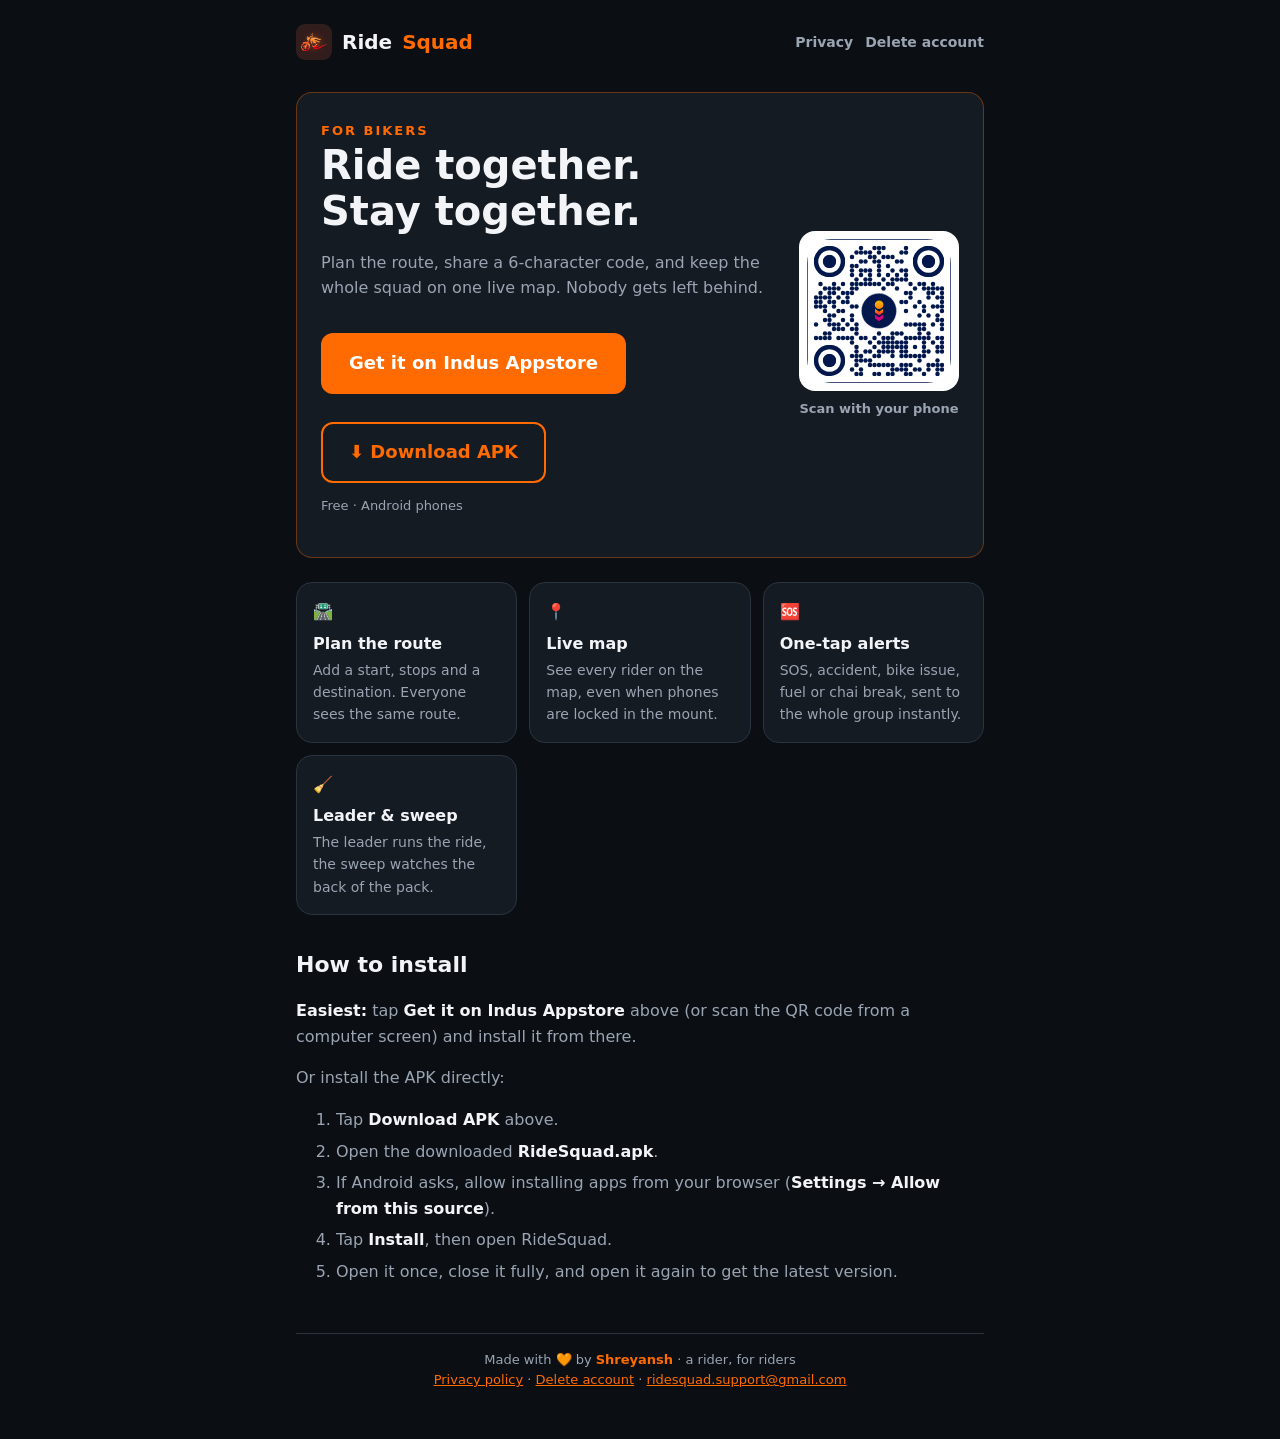
<file: index.html>
<!doctype html>
<html lang="en">
<head>
  <meta charset="utf-8">
  <meta name="viewport" content="width=device-width, initial-scale=1">
  <title>RideSquad</title>
  <meta name="description" content="Group rides for bikers: plan the route, share a code, and keep the whole squad on one live map.">
  <link rel="icon" href="icon.png">
  <link rel="stylesheet" href="style.css">
</head>
<body>
  <div class="wrap">
    <nav>
      <a class="brand" href="./"><img src="icon.png" alt="">Ride<span>Squad</span></a>
      <a class="link" href="privacy.html">Privacy</a>
      <a class="link" href="delete-account.html">Delete account</a>
    </nav>

    <section class="hero">
      <div class="hero-text">
      <div class="kicker">FOR BIKERS</div>
      <h1>Ride together.<br>Stay together.</h1>
      <p>Plan the route, share a 6-character code, and keep the whole squad on one live map. Nobody gets left behind.</p>
      <div class="ctas">
        <a class="btn" href="https://www.indusappstore.com/apps/auto-and-vehicles/ridesquad/com.ridesquad.app?page=details&amp;id=com.ridesquad.app">Get it on Indus Appstore</a>
        <a class="btn ghost" href="https://github.com/shreyanshgupta44/ridesquad/releases/latest/download/RideSquad.apk">⬇ Download APK</a>
      </div>
      <p class="small">Free · Android phones</p>
      </div>
      <a class="qr" href="https://indusapp.store/5z1x7blv">
        <img src="qr-indus.svg" width="160" height="160" alt="QR code to get RideSquad on Indus Appstore">
        <span>Scan with your phone</span>
      </a>
    </section>

    <div class="grid">
      <div class="card">🛣️<b>Plan the route</b><p>Add a start, stops and a destination. Everyone sees the same route.</p></div>
      <div class="card">📍<b>Live map</b><p>See every rider on the map, even when phones are locked in the mount.</p></div>
      <div class="card">🆘<b>One-tap alerts</b><p>SOS, accident, bike issue, fuel or chai break, sent to the whole group instantly.</p></div>
      <div class="card">🧹<b>Leader &amp; sweep</b><p>The leader runs the ride, the sweep watches the back of the pack.</p></div>
    </div>

    <h2>How to install</h2>
    <p><strong>Easiest:</strong> tap <strong>Get it on Indus Appstore</strong> above (or scan the QR code from a computer screen) and install it from there.</p>
    <p>Or install the APK directly:</p>
    <ol>
      <li>Tap <strong>Download APK</strong> above.</li>
      <li>Open the downloaded <strong>RideSquad.apk</strong>.</li>
      <li>If Android asks, allow installing apps from your browser (<strong>Settings → Allow from this source</strong>).</li>
      <li>Tap <strong>Install</strong>, then open RideSquad.</li>
      <li>Open it once, close it fully, and open it again to get the latest version.</li>
    </ol>

    <footer>
      Made with 🧡 by <b>Shreyansh</b> · a rider, for riders<br>
      <a href="privacy.html">Privacy policy</a> · <a href="delete-account.html">Delete account</a> ·
      <a href="mailto:ridesquad.support@gmail.com">ridesquad.support@gmail.com</a>
    </footer>
  </div>
</body>
</html>
</file>
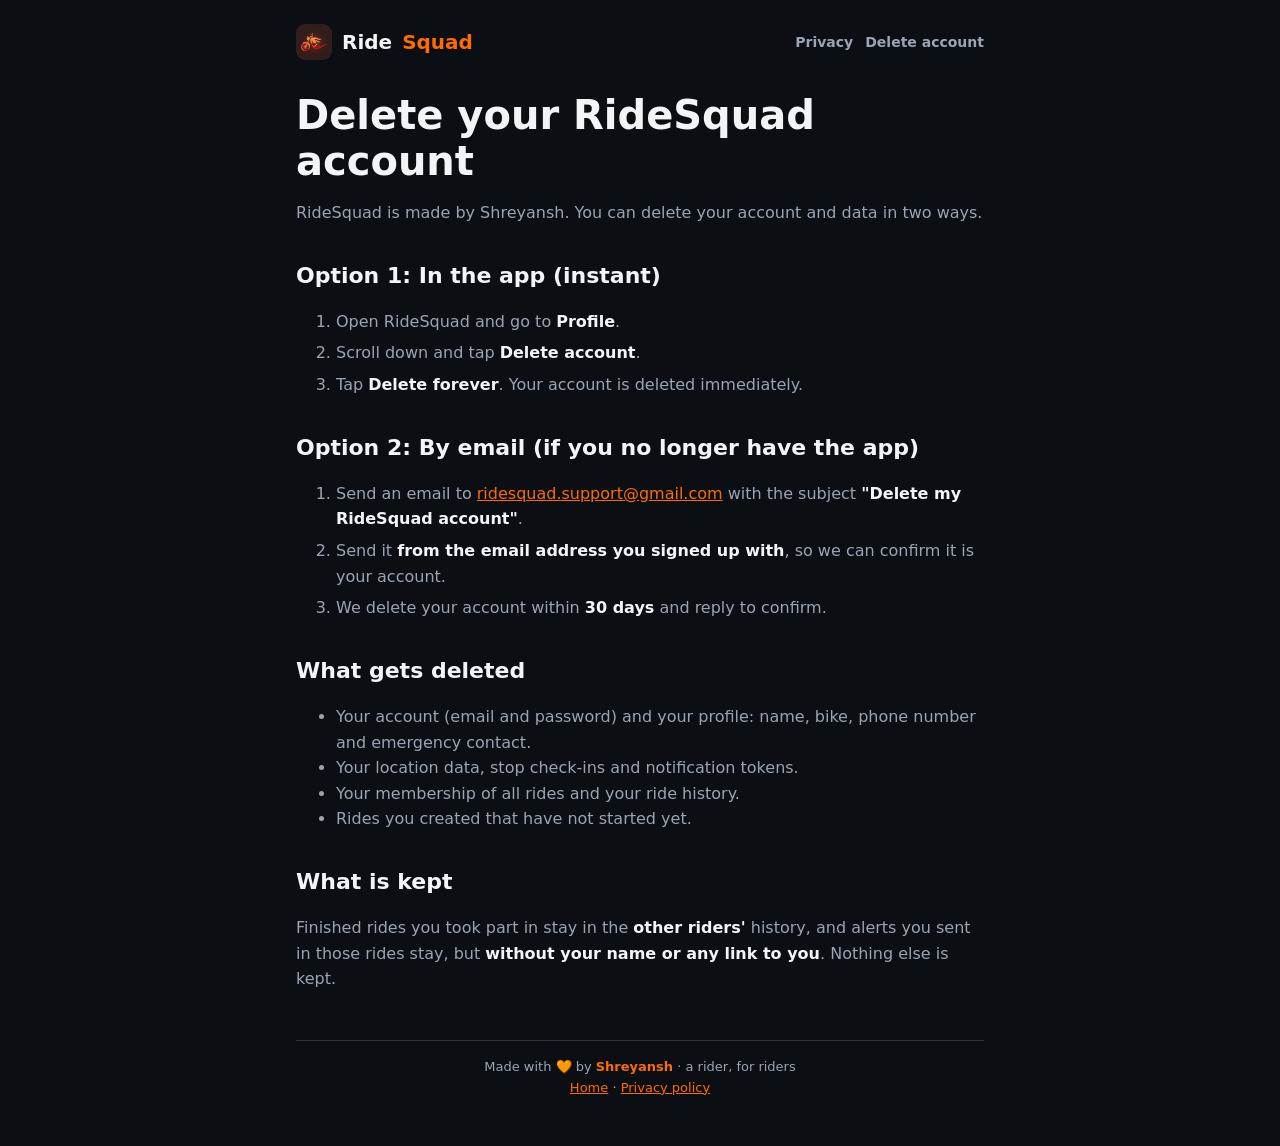
<file: delete-account.html>
<!doctype html>
<html lang="en">
<head>
  <meta charset="utf-8">
  <meta name="viewport" content="width=device-width, initial-scale=1">
  <title>Delete Your Account · RideSquad</title>
  <link rel="icon" href="icon.png">
  <link rel="stylesheet" href="style.css">
</head>
<body>
  <div class="wrap">
    <nav>
      <a class="brand" href="./"><img src="icon.png" alt="">Ride<span>Squad</span></a>
      <a class="link" href="privacy.html">Privacy</a>
      <a class="link" href="delete-account.html">Delete account</a>
    </nav>

    <h1>Delete your RideSquad account</h1>
    <p>RideSquad is made by Shreyansh. You can delete your account and data in two ways.</p>

    <h2>Option 1: In the app (instant)</h2>
    <ol>
      <li>Open RideSquad and go to <strong>Profile</strong>.</li>
      <li>Scroll down and tap <strong>Delete account</strong>.</li>
      <li>Tap <strong>Delete forever</strong>. Your account is deleted immediately.</li>
    </ol>

    <h2>Option 2: By email (if you no longer have the app)</h2>
    <ol>
      <li>Send an email to <a href="mailto:ridesquad.support@gmail.com?subject=Delete%20my%20RideSquad%20account">ridesquad.support@gmail.com</a> with the subject <strong>"Delete my RideSquad account"</strong>.</li>
      <li>Send it <strong>from the email address you signed up with</strong>, so we can confirm it is your account.</li>
      <li>We delete your account within <strong>30 days</strong> and reply to confirm.</li>
    </ol>

    <h2>What gets deleted</h2>
    <ul>
      <li>Your account (email and password) and your profile: name, bike, phone number and emergency contact.</li>
      <li>Your location data, stop check-ins and notification tokens.</li>
      <li>Your membership of all rides and your ride history.</li>
      <li>Rides you created that have not started yet.</li>
    </ul>

    <h2>What is kept</h2>
    <p>Finished rides you took part in stay in the <strong>other riders'</strong> history, and alerts you sent in those rides stay, but <strong>without your name or any link to you</strong>. Nothing else is kept.</p>

    <footer>
      Made with 🧡 by <b>Shreyansh</b> · a rider, for riders<br>
      <a href="./">Home</a> · <a href="privacy.html">Privacy policy</a>
    </footer>
  </div>
</body>
</html>
</file>
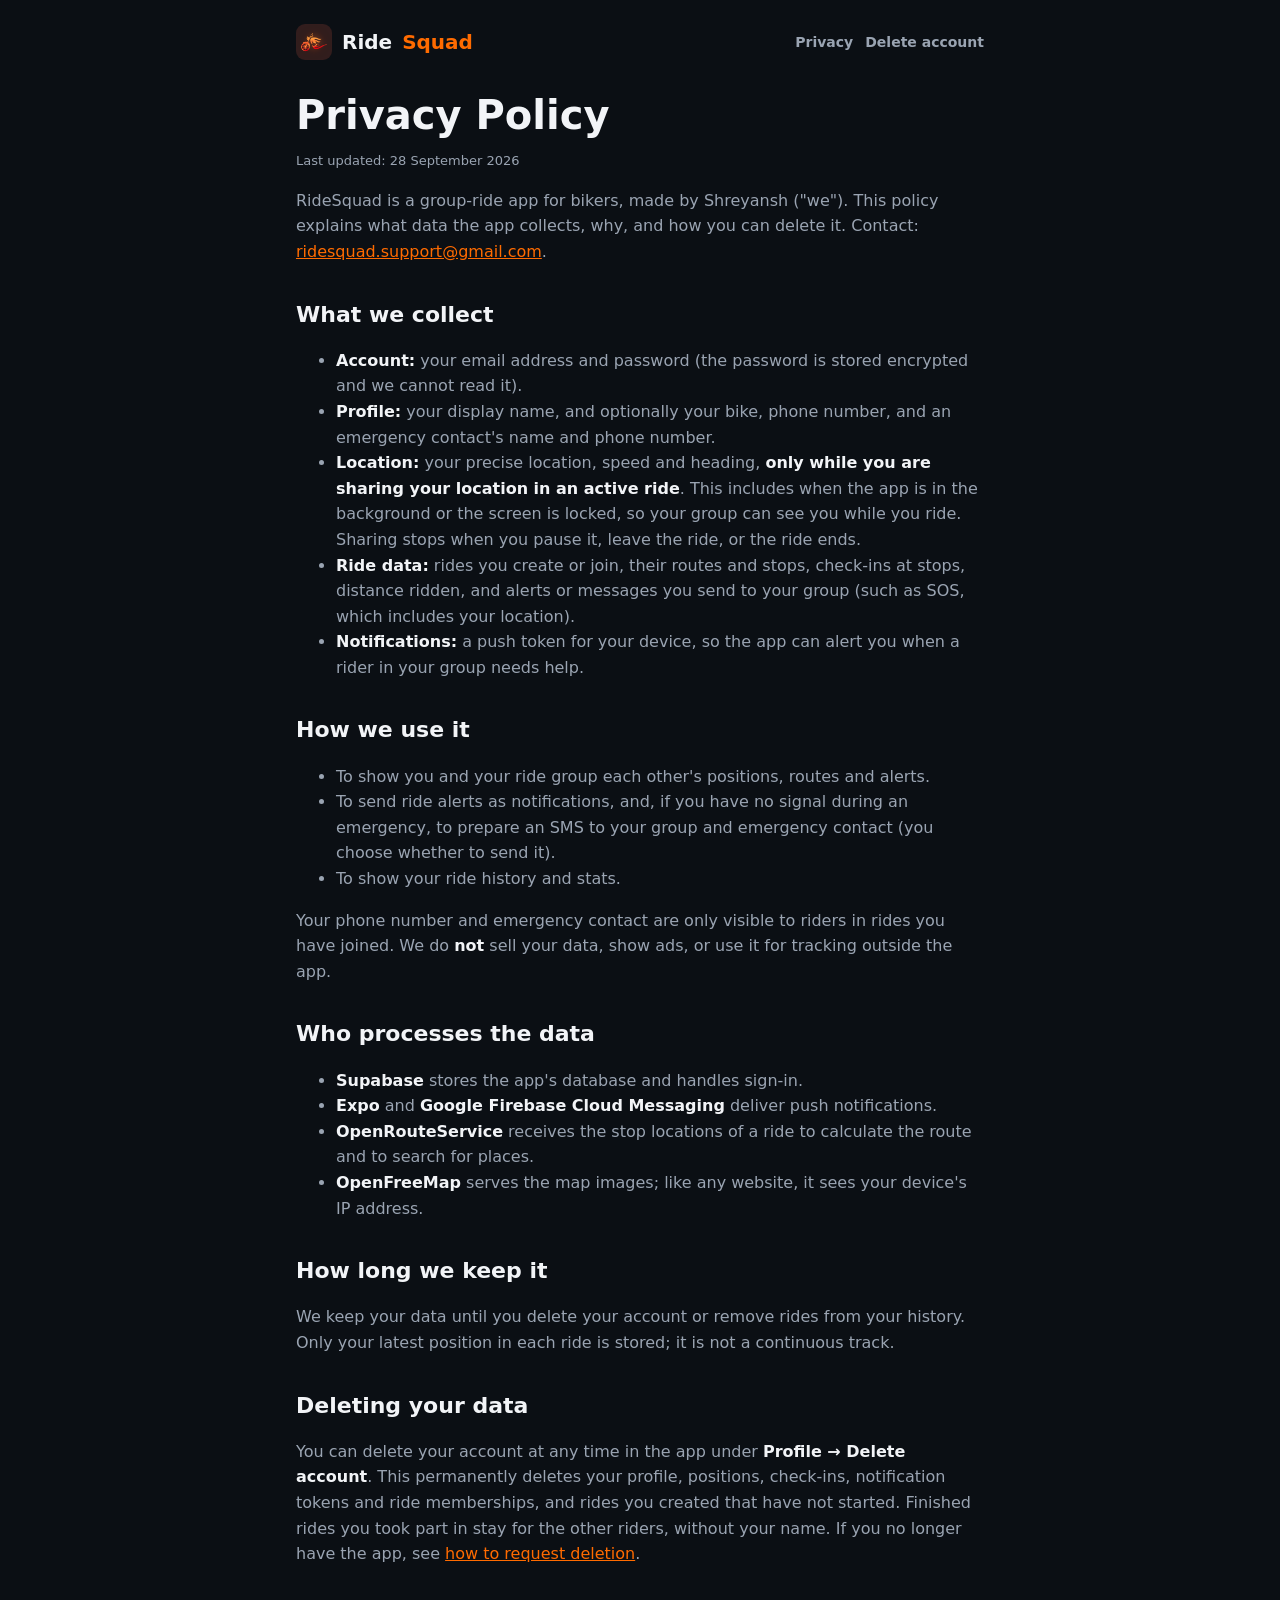
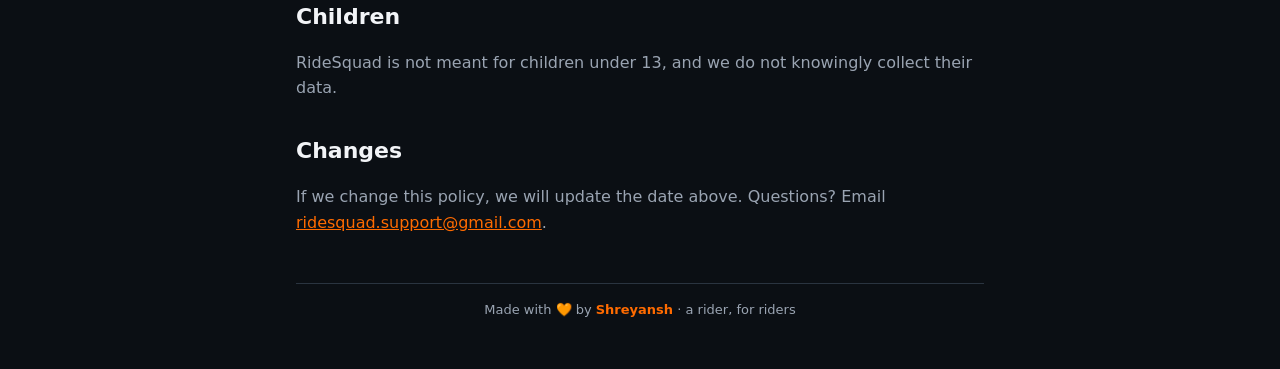
<file: privacy.html>
<!doctype html>
<html lang="en">
<head>
  <meta charset="utf-8">
  <meta name="viewport" content="width=device-width, initial-scale=1">
  <title>Privacy Policy · RideSquad</title>
  <link rel="icon" href="icon.png">
  <link rel="stylesheet" href="style.css">
</head>
<body>
  <div class="wrap">
    <nav>
      <a class="brand" href="./"><img src="icon.png" alt="">Ride<span>Squad</span></a>
      <a class="link" href="privacy.html">Privacy</a>
      <a class="link" href="delete-account.html">Delete account</a>
    </nav>

    <h1>Privacy Policy</h1>
    <p class="small">Last updated: 28 September 2026</p>

    <p>RideSquad is a group-ride app for bikers, made by Shreyansh ("we"). This policy explains what data the app collects, why, and how you can delete it. Contact: <a href="mailto:ridesquad.support@gmail.com">ridesquad.support@gmail.com</a>.</p>

    <h2>What we collect</h2>
    <ul>
      <li><strong>Account:</strong> your email address and password (the password is stored encrypted and we cannot read it).</li>
      <li><strong>Profile:</strong> your display name, and optionally your bike, phone number, and an emergency contact's name and phone number.</li>
      <li><strong>Location:</strong> your precise location, speed and heading, <strong>only while you are sharing your location in an active ride</strong>. This includes when the app is in the background or the screen is locked, so your group can see you while you ride. Sharing stops when you pause it, leave the ride, or the ride ends.</li>
      <li><strong>Ride data:</strong> rides you create or join, their routes and stops, check-ins at stops, distance ridden, and alerts or messages you send to your group (such as SOS, which includes your location).</li>
      <li><strong>Notifications:</strong> a push token for your device, so the app can alert you when a rider in your group needs help.</li>
    </ul>

    <h2>How we use it</h2>
    <ul>
      <li>To show you and your ride group each other's positions, routes and alerts.</li>
      <li>To send ride alerts as notifications, and, if you have no signal during an emergency, to prepare an SMS to your group and emergency contact (you choose whether to send it).</li>
      <li>To show your ride history and stats.</li>
    </ul>
    <p>Your phone number and emergency contact are only visible to riders in rides you have joined. We do <strong>not</strong> sell your data, show ads, or use it for tracking outside the app.</p>

    <h2>Who processes the data</h2>
    <ul>
      <li><strong>Supabase</strong> stores the app's database and handles sign-in.</li>
      <li><strong>Expo</strong> and <strong>Google Firebase Cloud Messaging</strong> deliver push notifications.</li>
      <li><strong>OpenRouteService</strong> receives the stop locations of a ride to calculate the route and to search for places.</li>
      <li><strong>OpenFreeMap</strong> serves the map images; like any website, it sees your device's IP address.</li>
    </ul>

    <h2>How long we keep it</h2>
    <p>We keep your data until you delete your account or remove rides from your history. Only your latest position in each ride is stored; it is not a continuous track.</p>

    <h2>Deleting your data</h2>
    <p>You can delete your account at any time in the app under <strong>Profile → Delete account</strong>. This permanently deletes your profile, positions, check-ins, notification tokens and ride memberships, and rides you created that have not started. Finished rides you took part in stay for the other riders, without your name. If you no longer have the app, see <a href="delete-account.html">how to request deletion</a>.</p>

    <h2>Children</h2>
    <p>RideSquad is not meant for children under 13, and we do not knowingly collect their data.</p>

    <h2>Changes</h2>
    <p>If we change this policy, we will update the date above. Questions? Email <a href="mailto:ridesquad.support@gmail.com">ridesquad.support@gmail.com</a>.</p>

    <footer>Made with 🧡 by <b>Shreyansh</b> · a rider, for riders</footer>
  </div>
</body>
</html>
</file>
<file: style.css>
:root {
  --bg: #0b0f14;
  --surface: #151b23;
  --raised: #1e2630;
  --border: #2a3440;
  --text: #f2f4f7;
  --muted: #9aa4b2;
  --accent: #ff6b00;
}
* { box-sizing: border-box; }
body {
  margin: 0;
  background: var(--bg);
  color: var(--text);
  font: 16px/1.6 system-ui, -apple-system, "Segoe UI", Roboto, sans-serif;
}
a { color: var(--accent); }
.wrap { max-width: 720px; margin: 0 auto; padding: 24px 16px 48px; }
nav { display: flex; align-items: center; gap: 12px; margin-bottom: 32px; flex-wrap: wrap; }
nav .brand { display: flex; align-items: center; gap: 10px; font-weight: 800; font-size: 20px; color: var(--text); text-decoration: none; margin-right: auto; }
nav .brand img { width: 36px; height: 36px; border-radius: 9px; }
nav .brand span { color: var(--accent); }
nav a.link { color: var(--muted); text-decoration: none; font-size: 14px; font-weight: 600; }
h1 { font-size: 40px; line-height: 1.15; margin: 0 0 12px; }
h2 { font-size: 22px; margin: 32px 0 8px; }
p, li { color: var(--muted); }
strong { color: var(--text); }
.kicker { color: var(--accent); font-weight: 800; letter-spacing: 2px; font-size: 13px; }
.hero { padding: 28px 24px; border: 1px solid rgba(255, 107, 0, 0.35); border-radius: 16px; background: var(--surface); display: flex; align-items: center; gap: 24px; }
.hero-text { flex: 1; min-width: 0; }
.qr { display: flex; flex-direction: column; align-items: center; gap: 8px; flex-shrink: 0; text-decoration: none; }
.qr img { display: block; width: 160px; height: 160px; padding: 8px; background: #fff; border-radius: 16px; }
.qr span { font-size: 13px; color: var(--muted); font-weight: 600; }
/* On a phone the QR is pointless (you can't scan your own screen) — the button does the job. */
@media (max-width: 640px) { .qr { display: none; } }
.btn { display: inline-block; margin-top: 16px; padding: 16px 28px; border-radius: 12px; background: var(--accent); color: #fff; font-weight: 800; font-size: 18px; text-decoration: none; }
.btn.ghost { background: transparent; color: var(--accent); border: 2px solid var(--accent); padding: 14px 26px; }
.ctas { display: flex; flex-wrap: wrap; gap: 12px; }
.ctas .btn { margin-top: 16px; }
.small { font-size: 13px; color: var(--muted); }
.grid { display: grid; grid-template-columns: repeat(auto-fit, minmax(200px, 1fr)); gap: 12px; margin-top: 24px; }
.card { padding: 16px; border-radius: 16px; background: var(--surface); border: 1px solid var(--border); }
.card b { display: block; color: var(--text); margin: 6px 0 2px; }
.card p { margin: 0; font-size: 14px; }
ol li { margin-bottom: 6px; }
footer { margin-top: 48px; padding-top: 16px; border-top: 1px solid var(--border); font-size: 13px; color: var(--muted); text-align: center; }
footer b { color: var(--accent); }
</file>
